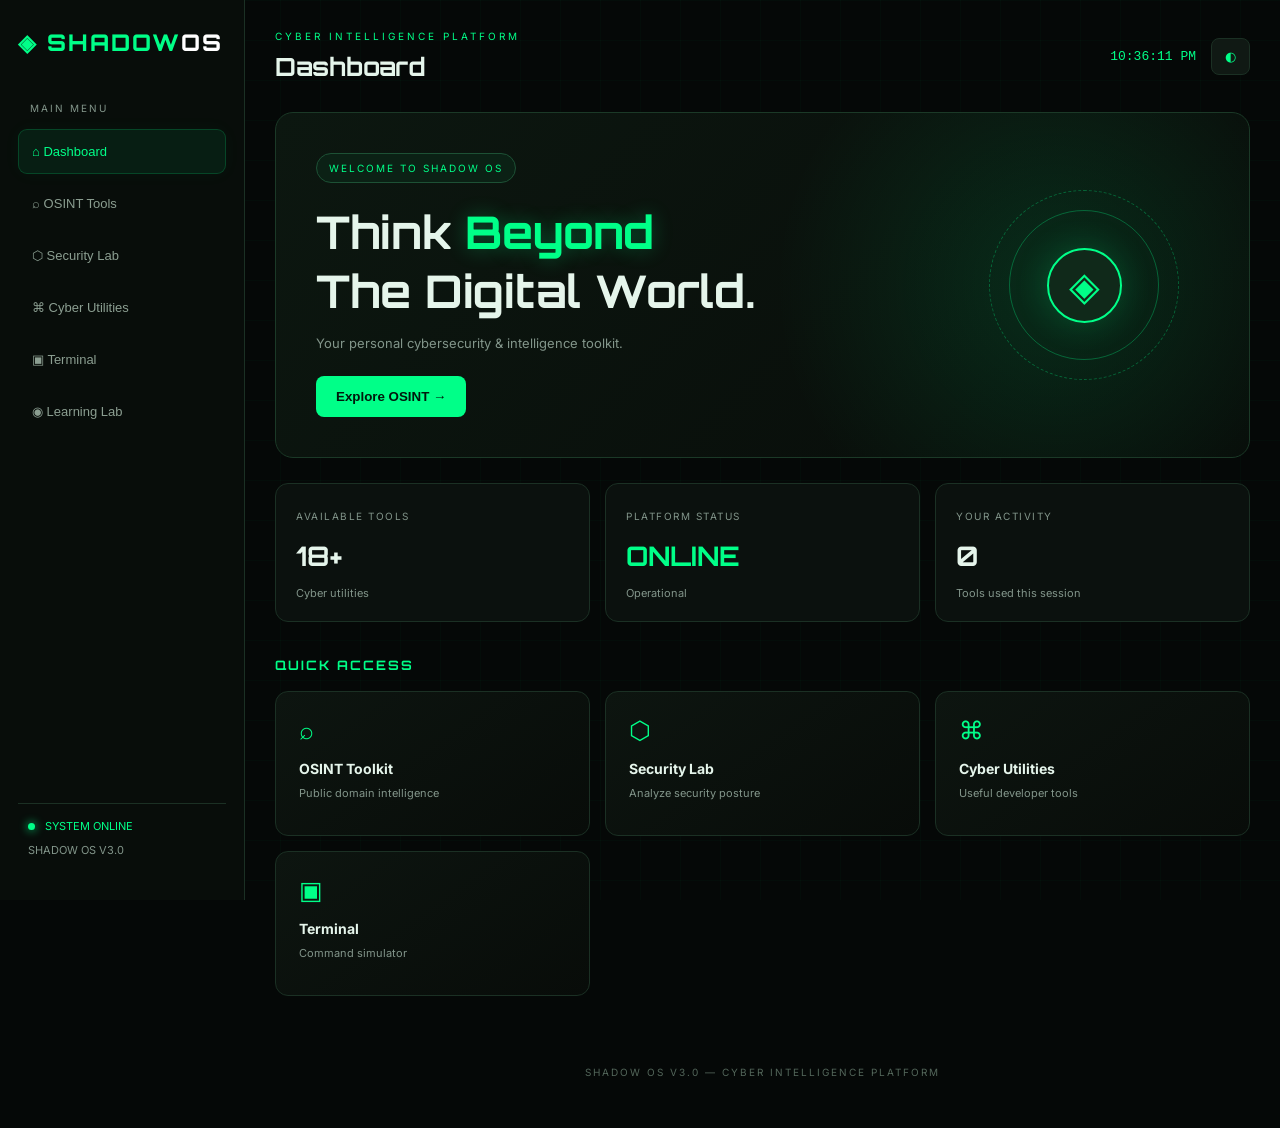
<file: index.html>
<!DOCTYPE html>
<html lang="en">
<head>
  <meta charset="UTF-8">
  <meta name="viewport" content="width=device-width, initial-scale=1.0">
  <title>SHADOW OS | Cyber Intelligence</title>
  <link rel="stylesheet" href="style.css">
  <link rel="preconnect" href="https://fonts.googleapis.com">
  <link href="https://fonts.googleapis.com/css2?family=Orbitron:wght@400;600;800&family=Inter:wght@400;600;700&display=swap" rel="stylesheet">
</head>
<body>

<div class="app">

  <aside class="sidebar">
    <div class="logo">◈ SHADOW<span>OS</span></div>
    <p class="side-label">MAIN MENU</p>

    <button class="nav active" data-page="dashboard">⌂ Dashboard</button>
    <button class="nav" data-page="osint">⌕ OSINT Tools</button>
    <button class="nav" data-page="security">⬡ Security Lab</button>
    <button class="nav" data-page="utilities">⌘ Cyber Utilities</button>
    <button class="nav" data-page="terminal">▣ Terminal</button>
    <button class="nav" data-page="learn">◉ Learning Lab</button>

    <div class="sidebar-bottom">
      <div class="status"><span class="dot"></span> SYSTEM ONLINE</div>
      <p>SHADOW OS V3.0</p>
    </div>
  </aside>

  <main class="main">

    <header class="topbar">
      <div>
        <p class="eyebrow">CYBER INTELLIGENCE PLATFORM</p>
        <h2 id="pageTitle">Dashboard</h2>
      </div>
      <div class="top-right">
        <span id="clock">00:00:00</span>
        <button id="themeBtn" class="icon-btn">◐</button>
      </div>
    </header>

    <section id="dashboard" class="page active-page">
      <div class="hero">
        <div>
          <span class="tag">WELCOME TO SHADOW OS</span>
          <h1>Think <span>Beyond</span><br>The Digital World.</h1>
          <p>Your personal cybersecurity & intelligence toolkit.</p>
          <button class="primary" onclick="showPage('osint')">Explore OSINT →</button>
        </div>
        <div class="hero-art">
          <div class="orbit orbit1"></div>
          <div class="orbit orbit2"></div>
          <div class="core">◈</div>
        </div>
      </div>

      <div class="stats">
        <div class="stat-card"><span>AVAILABLE TOOLS</span><h2>18+</h2><small>Cyber utilities</small></div>
        <div class="stat-card"><span>PLATFORM STATUS</span><h2 class="green">ONLINE</h2><small>Operational</small></div>
        <div class="stat-card"><span>YOUR ACTIVITY</span><h2 id="activityCount">0</h2><small>Tools used this session</small></div>
      </div>

      <h3 class="section-title">QUICK ACCESS</h3>
      <div class="tool-grid">
        <div class="tool-card" onclick="showPage('osint')"><span>⌕</span><h3>OSINT Toolkit</h3><p>Public domain intelligence</p></div>
        <div class="tool-card" onclick="showPage('security')"><span>⬡</span><h3>Security Lab</h3><p>Analyze security posture</p></div>
        <div class="tool-card" onclick="showPage('utilities')"><span>⌘</span><h3>Cyber Utilities</h3><p>Useful developer tools</p></div>
        <div class="tool-card" onclick="showPage('terminal')"><span>▣</span><h3>Terminal</h3><p>Command simulator</p></div>
      </div>
    </section>

    <section id="osint" class="page">
      <div class="notice">⚠ Use these tools only for public information and domains you own or have permission to analyze.</div>
      <h3 class="section-title">OSINT TOOLKIT</h3>
      <div class="tool-grid">
        <div class="tool-card" onclick="openTool('dns')"><span>⌕</span><h3>DNS Lookup</h3><p>View public DNS records</p></div>
        <div class="tool-card" onclick="openTool('ip')"><span>◎</span><h3>Public IP Lookup</h3><p>Public IP information</p></div>
        <div class="tool-card" onclick="openTool('ssl')"><span>♧</span><h3>SSL Checker</h3><p>Certificate details</p></div>
        <div class="tool-card" onclick="openTool('headers')"><span>⬡</span><h3>Security Headers</h3><p>Website header analysis</p></div>
        <div class="tool-card" onclick="openTool('whois')"><span>◉</span><h3>Domain Info</h3><p>Registration data via public source</p></div>
        <div class="tool-card" onclick="openTool('subdomain')"><span>⌘</span><h3>Subdomain Lookup</h3><p>Public certificate records</p></div>
        <div class="tool-card" onclick="openTool('uptime')"><span>↗</span><h3>Website Status</h3><p>Check website availability</p></div>
        <div class="tool-card" onclick="openTool('meta')"><span>▤</span><h3>Metadata Viewer</h3><p>View public page metadata</p></div>
      </div>
    </section>

    <section id="security" class="page">
      <h3 class="section-title">SECURITY LAB</h3>
      <div class="tool-grid">
        <div class="tool-card" onclick="openTool('password')"><span>♧</span><h3>Password Analyzer</h3><p>Local password strength check</p></div>
        <div class="tool-card" onclick="openTool('url')"><span>⚠</span><h3>URL Safety</h3><p>Check suspicious URL indicators</p></div>
        <div class="tool-card" onclick="openTool('hash')"><span>⌘</span><h3>Hash Generator</h3><p>SHA-256 hash</p></div>
      </div>
    </section>

    <section id="utilities" class="page">
      <h3 class="section-title">CYBER UTILITIES</h3>
      <div class="tool-grid">
        <div class="tool-card" onclick="openTool('base64')"><span>⌘</span><h3>Base64 Tool</h3><p>Encode & decode text</p></div>
        <div class="tool-card" onclick="openTool('jwt')"><span>◈</span><h3>JWT Decoder</h3><p>Decode token locally</p></div>
        <div class="tool-card" onclick="openTool('json')"><span>▤</span><h3>JSON Formatter</h3><p>Format JSON</p></div>
        <div class="tool-card" onclick="openTool('regex')"><span>⌕</span><h3>Regex Tester</h3><p>Test expressions locally</p></div>
      </div>
    </section>

    <section id="terminal" class="page">
      <h3 class="section-title">SHADOW TERMINAL</h3>
      <div class="terminal">
        <div class="terminal-head"><span>●</span> shadow@core:~</div>
        <div id="terminalOutput">SHADOW OS V3 Terminal<br>Type <b>help</b> to view commands.<br><br></div>
        <div class="terminal-input">
          <span>shadow $</span>
          <input id="terminalInput" placeholder="Enter command..." autocomplete="off">
        </div>
      </div>
    </section>

    <section id="learn" class="page">
      <h3 class="section-title">LEARNING LAB</h3>
      <div class="tool-grid">
        <div class="tool-card" onclick="openTool('quiz')"><span>◉</span><h3>Cyber Quiz</h3><p>Test your knowledge</p></div>
        <div class="tool-card" onclick="openTool('linux')"><span>▣</span><h3>Linux Reference</h3><p>Learn useful commands</p></div>
        <div class="tool-card" onclick="openTool('roadmap')"><span>↗</span><h3>Learning Roadmap</h3><p>Start your cyber journey</p></div>
      </div>
    </section>

    <div id="toolModal" class="modal">
      <div class="modal-box">
        <button class="close" onclick="closeTool()">×</button>
        <p class="eyebrow">SHADOW OS TOOL</p>
        <h2 id="toolTitle">Tool</h2>
        <div id="toolContent"></div>
      </div>
    </div>

    <footer>SHADOW OS V3.0 — CYBER INTELLIGENCE PLATFORM</footer>

  </main>
</div>

<script src="script.js"></script>
</body>
</html>
</file>
<file: style.css>
:root {
  --bg: #050807;
  --panel: #0b110e;
  --panel2: #101914;
  --green: #00ff88;
  --green2: #00c96b;
  --text: #e5f5eb;
  --muted: #82958a;
  --border: #1b3024;
}

* {
  margin: 0;
  padding: 0;
  box-sizing: border-box;
}

body {
  background: var(--bg);
  color: var(--text);
  font-family: "Inter", sans-serif;
  min-height: 100vh;
  overflow-x: hidden;
}

body::before {
  content: "";
  position: fixed;
  inset: 0;
  background:
    linear-gradient(rgba(0,255,136,.025) 1px, transparent 1px),
    linear-gradient(90deg, rgba(0,255,136,.025) 1px, transparent 1px);
  background-size: 40px 40px;
  pointer-events: none;
  z-index: -1;
}

.app {
  display: flex;
  min-height: 100vh;
}

/* SIDEBAR */

.sidebar {
  width: 245px;
  background: #080d0a;
  border-right: 1px solid var(--border);
  padding: 28px 18px;
  display: flex;
  flex-direction: column;
  position: fixed;
  height: 100vh;
  z-index: 10;
}

.logo {
  font-family: "Orbitron", sans-serif;
  font-size: 23px;
  font-weight: 800;
  color: var(--green);
  margin-bottom: 45px;
  letter-spacing: 2px;
}

.logo span {
  color: white;
}

.side-label {
  color: var(--muted);
  font-size: 10px;
  letter-spacing: 2px;
  margin: 0 0 15px 12px;
}

.nav {
  border: 1px solid transparent;
  background: transparent;
  color: #8b9e91;
  text-align: left;
  padding: 14px 13px;
  border-radius: 9px;
  margin-bottom: 7px;
  cursor: pointer;
  font-size: 13px;
  transition: .25s;
}

.nav:hover,
.nav.active {
  color: var(--green);
  background: rgba(0,255,136,.07);
  border-color: rgba(0,255,136,.18);
  box-shadow: 0 0 18px rgba(0,255,136,.04);
}

.sidebar-bottom {
  margin-top: auto;
  padding: 15px 10px;
  border-top: 1px solid var(--border);
  font-size: 11px;
  color: var(--muted);
}

.status {
  color: var(--green);
  margin-bottom: 10px;
}

.dot {
  display: inline-block;
  width: 7px;
  height: 7px;
  background: var(--green);
  border-radius: 50%;
  margin-right: 7px;
  box-shadow: 0 0 10px var(--green);
}

/* MAIN */

.main {
  margin-left: 245px;
  width: calc(100% - 245px);
  padding: 30px;
}

.topbar {
  display: flex;
  align-items: center;
  justify-content: space-between;
  margin-bottom: 30px;
}

.eyebrow {
  font-size: 10px;
  letter-spacing: 3px;
  color: var(--green);
  margin-bottom: 9px;
}

.topbar h2 {
  font-size: 25px;
  font-family: "Orbitron", sans-serif;
}

.top-right {
  display: flex;
  align-items: center;
  gap: 15px;
  color: var(--green);
  font-family: monospace;
}

.icon-btn {
  background: var(--panel2);
  color: var(--green);
  border: 1px solid var(--border);
  border-radius: 8px;
  padding: 10px 13px;
  cursor: pointer;
}

/* HERO */

.hero {
  background:
    radial-gradient(circle at 80% 50%, rgba(0,255,136,.12), transparent 35%),
    linear-gradient(135deg, #0c1710, #080c09);
  border: 1px solid #1b3927;
  border-radius: 18px;
  padding: 40px;
  min-height: 280px;
  display: flex;
  justify-content: space-between;
  align-items: center;
  overflow: hidden;
  position: relative;
}

.tag {
  display: inline-block;
  color: var(--green);
  font-size: 10px;
  letter-spacing: 2px;
  border: 1px solid #1d5135;
  background: #0b2115;
  padding: 8px 12px;
  border-radius: 30px;
  margin-bottom: 20px;
}

.hero h1 {
  font-family: "Orbitron", sans-serif;
  font-size: clamp(28px, 4vw, 45px);
  line-height: 1.3;
  margin-bottom: 15px;
}

.hero h1 span {
  color: var(--green);
  text-shadow: 0 0 20px rgba(0,255,136,.3);
}

.hero p {
  color: var(--muted);
  font-size: 13px;
  margin-bottom: 25px;
}

.primary {
  background: var(--green);
  color: #00190c;
  border: none;
  border-radius: 8px;
  padding: 13px 20px;
  font-weight: 800;
  cursor: pointer;
  transition: .25s;
}

.primary:hover {
  background: white;
  box-shadow: 0 0 25px rgba(0,255,136,.3);
  transform: translateY(-2px);
}

/* ORBIT */

.hero-art {
  width: 190px;
  height: 190px;
  position: relative;
  display: grid;
  place-items: center;
  margin-right: 30px;
}

.core {
  width: 75px;
  height: 75px;
  display: grid;
  place-items: center;
  border-radius: 50%;
  background: #10291a;
  border: 2px solid var(--green);
  color: var(--green);
  font-size: 40px;
  box-shadow: 0 0 35px rgba(0,255,136,.2);
  animation: pulse 3s infinite;
}

.orbit {
  position: absolute;
  border: 1px solid rgba(0,255,136,.3);
  border-radius: 50%;
}

.orbit1 {
  width: 150px;
  height: 150px;
  animation: rotate 12s linear infinite;
}

.orbit2 {
  width: 190px;
  height: 190px;
  border-style: dashed;
  animation: rotate 20s linear infinite reverse;
}

@keyframes rotate {
  to { transform: rotate(360deg); }
}

@keyframes pulse {
  0%, 100% { box-shadow: 0 0 20px rgba(0,255,136,.15); }
  50% { box-shadow: 0 0 40px rgba(0,255,136,.4); }
}

/* STATS */

.stats {
  display: grid;
  grid-template-columns: repeat(3, 1fr);
  gap: 15px;
  margin: 25px 0 35px;
}

.stat-card {
  background: var(--panel);
  border: 1px solid var(--border);
  border-radius: 13px;
  padding: 20px;
  transition: .25s;
}

.stat-card:hover {
  border-color: var(--green2);
  transform: translateY(-3px);
}

.stat-card span {
  color: var(--muted);
  font-size: 10px;
  letter-spacing: 1.5px;
}

.stat-card h2 {
  font-family: "Orbitron", sans-serif;
  margin: 15px 0 8px;
  font-size: 27px;
}

.stat-card small {
  color: var(--muted);
  font-size: 11px;
}

.green {
  color: var(--green);
}

/* TOOL CARDS */

.section-title {
  font-family: "Orbitron", sans-serif;
  font-size: 13px;
  letter-spacing: 2px;
  margin: 30px 0 18px;
  color: var(--green);
}

.tool-grid {
  display: grid;
  grid-template-columns: repeat(3, minmax(0, 1fr));
  gap: 15px;
}

.tool-card {
  background: linear-gradient(145deg, #0d1510, #080c09);
  border: 1px solid var(--border);
  padding: 23px;
  border-radius: 13px;
  cursor: pointer;
  transition: .25s;
  min-height: 145px;
}

.tool-card:hover {
  border-color: var(--green);
  transform: translateY(-4px);
  box-shadow: 0 8px 25px rgba(0,255,136,.07);
}

.tool-card > span {
  color: var(--green);
  font-size: 25px;
  display: block;
  margin-bottom: 15px;
}

.tool-card h3 {
  font-size: 14px;
  margin-bottom: 8px;
}

.tool-card p {
  color: var(--muted);
  font-size: 11px;
  line-height: 1.6;
}

/* PAGES */

.page {
  display: none;
  animation: fadeIn .3s ease;
}

.active-page {
  display: block;
}

@keyframes fadeIn {
  from { opacity: 0; transform: translateY(8px); }
  to { opacity: 1; transform: translateY(0); }
}

/* TERMINAL */

.terminal {
  background: #020503;
  border: 1px solid #1d422a;
  border-radius: 12px;
  min-height: 400px;
  padding: 20px;
  font-family: monospace;
  box-shadow: 0 0 30px rgba(0,255,136,.04);
}

.terminal-head {
  border-bottom: 1px solid var(--border);
  padding-bottom: 15px;
  margin-bottom: 20px;
  color: var(--muted);
}

.terminal-head span {
  color: var(--green);
}

#terminalOutput {
  color: #b1e9c4;
  font-size: 13px;
  line-height: 1.9;
  white-space: pre-wrap;
  overflow-wrap: anywhere;
}

.terminal-input {
  display: flex;
  gap: 10px;
  margin-top: 15px;
  color: var(--green);
}

.terminal-input input {
  flex: 1;
  background: transparent;
  border: none;
  outline: none;
  color: white;
  font-family: monospace;
  font-size: 14px;
}

/* MODAL */

.modal {
  display: none;
  position: fixed;
  inset: 0;
  background: rgba(0,0,0,.8);
  backdrop-filter: blur(8px);
  z-index: 50;
  align-items: center;
  justify-content: center;
  padding: 20px;
}

.modal.show {
  display: flex;
}

.modal-box {
  background: #0b120d;
  border: 1px solid #245436;
  border-radius: 16px;
  width: 100%;
  max-width: 550px;
  padding: 30px;
  position: relative;
  max-height: 85vh;
  overflow-y: auto;
}

.modal-box h2 {
  font-family: "Orbitron", sans-serif;
  font-size: 22px;
  margin-bottom: 25px;
  color: var(--green);
}

.close {
  position: absolute;
  right: 20px;
  top: 15px;
  background: transparent;
  border: none;
  color: white;
  font-size: 28px;
  cursor: pointer;
}

#toolContent input,
#toolContent textarea,
#toolContent select {
  width: 100%;
  background: #050907;
  border: 1px solid #254331;
  border-radius: 8px;
  padding: 13px;
  color: white;
  margin: 10px 0;
  outline: none;
  font-family: monospace;
}

#toolContent input:focus,
#toolContent textarea:focus {
  border-color: var(--green);
}

#toolContent button {
  background: var(--green);
  color: #00190c;
  border: none;
  border-radius: 7px;
  padding: 12px 18px;
  font-weight: bold;
  cursor: pointer;
  margin: 5px 0;
}

#toolContent pre,
#toolContent .result {
  background: #020503;
  border: 1px solid var(--border);
  color: #b1e9c4;
  padding: 15px;
  border-radius: 8px;
  margin-top: 15px;
  white-space: pre-wrap;
  overflow-wrap: anywhere;
  font-size: 12px;
}

.notice {
  border: 1px solid #594d20;
  background: #211b09;
  color: #e6cb78;
  padding: 14px;
  border-radius: 9px;
  font-size: 12px;
  line-height: 1.6;
}

footer {
  text-align: center;
  color: #53665a;
  font-size: 10px;
  letter-spacing: 2px;
  margin-top: 50px;
  padding: 20px;
}

/* LIGHT THEME */

body.light {
  --bg: #eef5f0;
  --panel: #ffffff;
  --panel2: #f4faf6;
  --text: #14251a;
  --muted: #64776a;
  --border: #c9dfd0;
}

body.light .sidebar {
  background: #f6fbf7;
}

body.light .nav {
  color: #53665a;
}

body.light .hero {
  background: linear-gradient(135deg, #dff8e8, #f5fff8);
}

body.light .hero h1,
body.light .tool-card h3,
body.light .topbar h2 {
  color: #14251a;
}

/* RESPONSIVE */

@media (max-width: 1000px) {
  .tool-grid {
    grid-template-columns: repeat(2, minmax(0, 1fr));
  }

  .hero-art {
    margin-right: 0;
    transform: scale(.8);
  }
}

@media (max-width: 700px) {
  .sidebar {
    width: 65px;
    padding: 15px 7px;
  }

  .logo {
    font-size: 12px;
    writing-mode: vertical-rl;
    margin: 10px auto 30px;
  }

  .logo span,
  .side-label,
  .sidebar-bottom,
  .nav {
    font-size: 0;
  }

  .nav {
    text-align: center;
    padding: 14px 5px;
  }

  .nav::first-letter {
    font-size: 20px;
  }

  .main {
    margin-left: 65px;
    width: calc(100% - 65px);
    padding: 15px;
  }

  .topbar h2 {
    font-size: 18px;
  }

  .top-right {
    font-size: 11px;
  }

  .hero {
    padding: 25px;
    min-height: 240px;
  }

  .hero-art {
    display: none;
  }

  .hero h1 {
    font-size: 27px;
  }

  .stats {
    grid-template-columns: 1fr;
    gap: 10px;
  }

  .stat-card {
    padding: 15px;
  }

  .stat-card h2 {
    font-size: 22px;
  }

  .tool-grid {
    grid-template-columns: 1fr;
    gap: 10px;
  }

  .tool-card {
    min-height: 115px;
    padding: 18px;
  }

  .modal-box {
    padding: 22px;
  }
}
</file>
